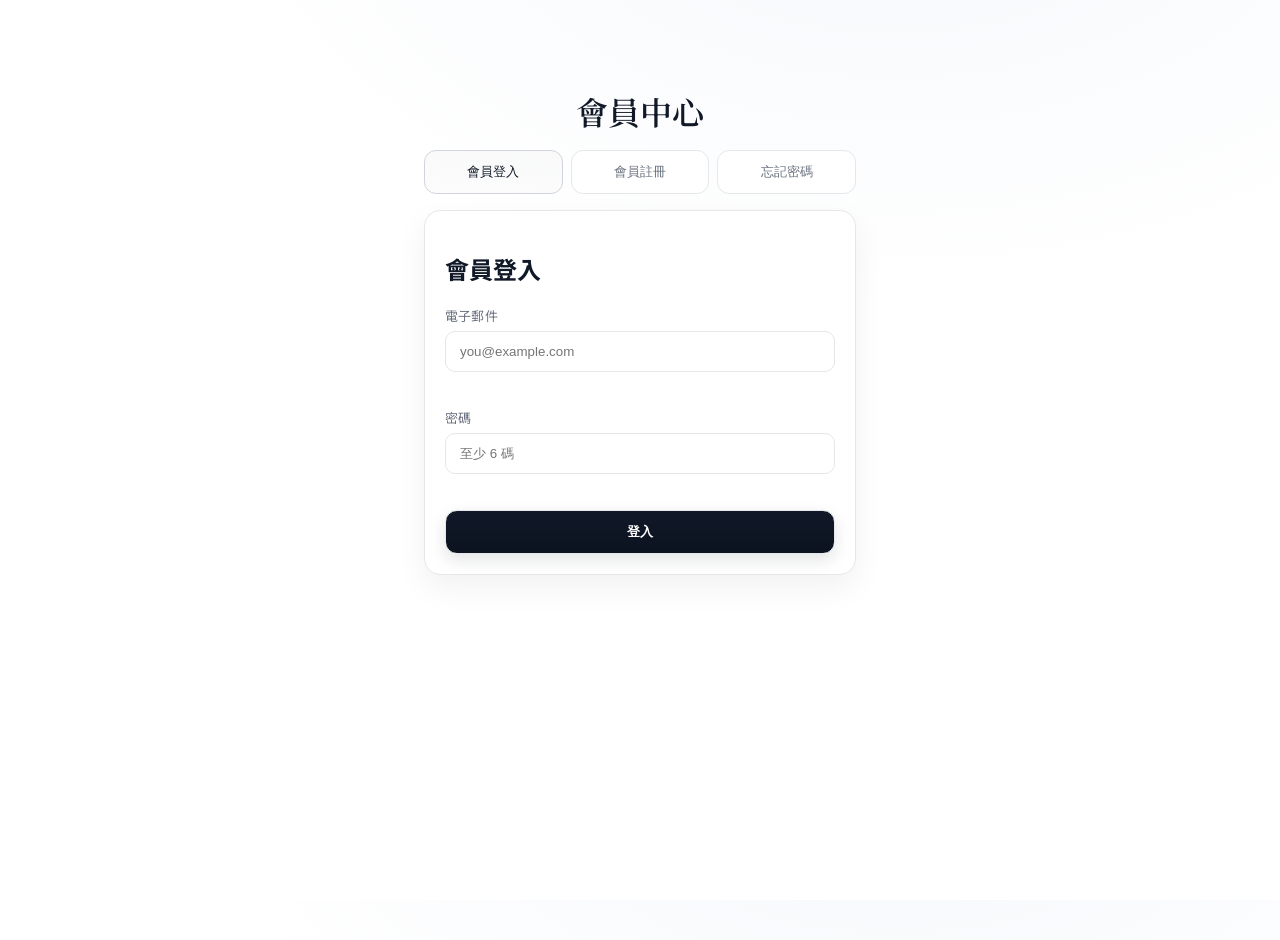
<file: fashion-web/src/main/webapp/JX/User/index.html>
<!DOCTYPE html>
<html lang="zh-Hant">
<head>
  <meta charset="UTF-8">
  <meta name="viewport" content="width=device-width, initial-scale=1.0">
  <title>會員中心</title>
  <link rel="stylesheet" href="styles.css">
  <link rel="preconnect" href="https://fonts.googleapis.com">
  <link rel="preconnect" href="https://fonts.gstatic.com" crossorigin>
  <link href="https://fonts.googleapis.com/css2?family=Noto+Sans+TC:wght@300;400;500;700&display=swap" rel="stylesheet">
  <link href="https://fonts.googleapis.com/css2?family=Noto+Serif+TC:wght@400;500;600;700&display=swap" rel="stylesheet">
</head>
<body>
  <main class="auth-container">
    <h1 class="site-title">會員中心</h1>

    <nav class="auth-tabs" role="tablist" aria-label="會員選單">
      <button class="tab-button active" data-target="#login" role="tab" aria-selected="true">會員登入</button>
      <button class="tab-button" data-target="#register" role="tab" aria-selected="false" onclick="goToRegister()">會員註冊</button>
      <button class="tab-button" data-target="#forgot" role="tab" aria-selected="false">忘記密碼</button>
    </nav>

    <section class="tab-panels">
      <form id="login" class="panel active" novalidate>
        <h2>會員登入</h2>
        <div class="field">
          <label for="login-email">電子郵件</label>
          <input id="login-email" name="email" type="email" placeholder="you@example.com" required>
          <p class="error" data-error-for="login-email"></p>
        </div>
        <div class="field">
          <label for="login-password">密碼</label>
          <input id="login-password" name="password" type="password" placeholder="至少 6 碼" minlength="6" required>
          <p class="error" data-error-for="login-password"></p>
        </div>
        <button type="submit" class="primary">登入</button>
      </form>

      <form id="register" class="panel" novalidate>
        <h2>會員註冊</h2>
        <div class="field">
          <label for="reg-name">姓名</label>
          <input id="reg-name" name="name" type="text" placeholder="王小明" required>
          <p class="error" data-error-for="reg-name"></p>
        </div>
        <div class="field">
          <label for="reg-email">電子郵件</label>
          <input id="reg-email" name="email" type="email" placeholder="you@example.com" required>
          <p class="error" data-error-for="reg-email"></p>
        </div>
        <div class="field">
          <label for="reg-password">密碼</label>
          <input id="reg-password" name="password" type="password" placeholder="至少 6 碼" minlength="6" required>
          <p class="error" data-error-for="reg-password"></p>
        </div>
        <div class="field">
          <label for="reg-password2">確認密碼</label>
          <input id="reg-password2" name="password2" type="password" placeholder="再次輸入密碼" minlength="6" required>
          <p class="error" data-error-for="reg-password2"></p>
        </div>
        <button type="submit" class="primary">註冊</button>
      </form>

      <form id="forgot" class="panel" novalidate>
        <h2>忘記密碼</h2>
        <div class="field">
          <label for="forgot-email">電子郵件</label>
          <input id="forgot-email" name="email" type="email" placeholder="you@example.com" required>
          <p class="error" data-error-for="forgot-email"></p>
        </div>
        <button type="submit" class="primary">寄送重設連結</button>
      </form>
    </section>
  </main>

  <template id="toast-template">
    <div class="toast" role="status" aria-live="polite"></div>
  </template>

  <script src="app.js"></script>
  <noscript>此頁面需要 JavaScript 才能正常運作。</noscript>
</body>
</html>
</file>
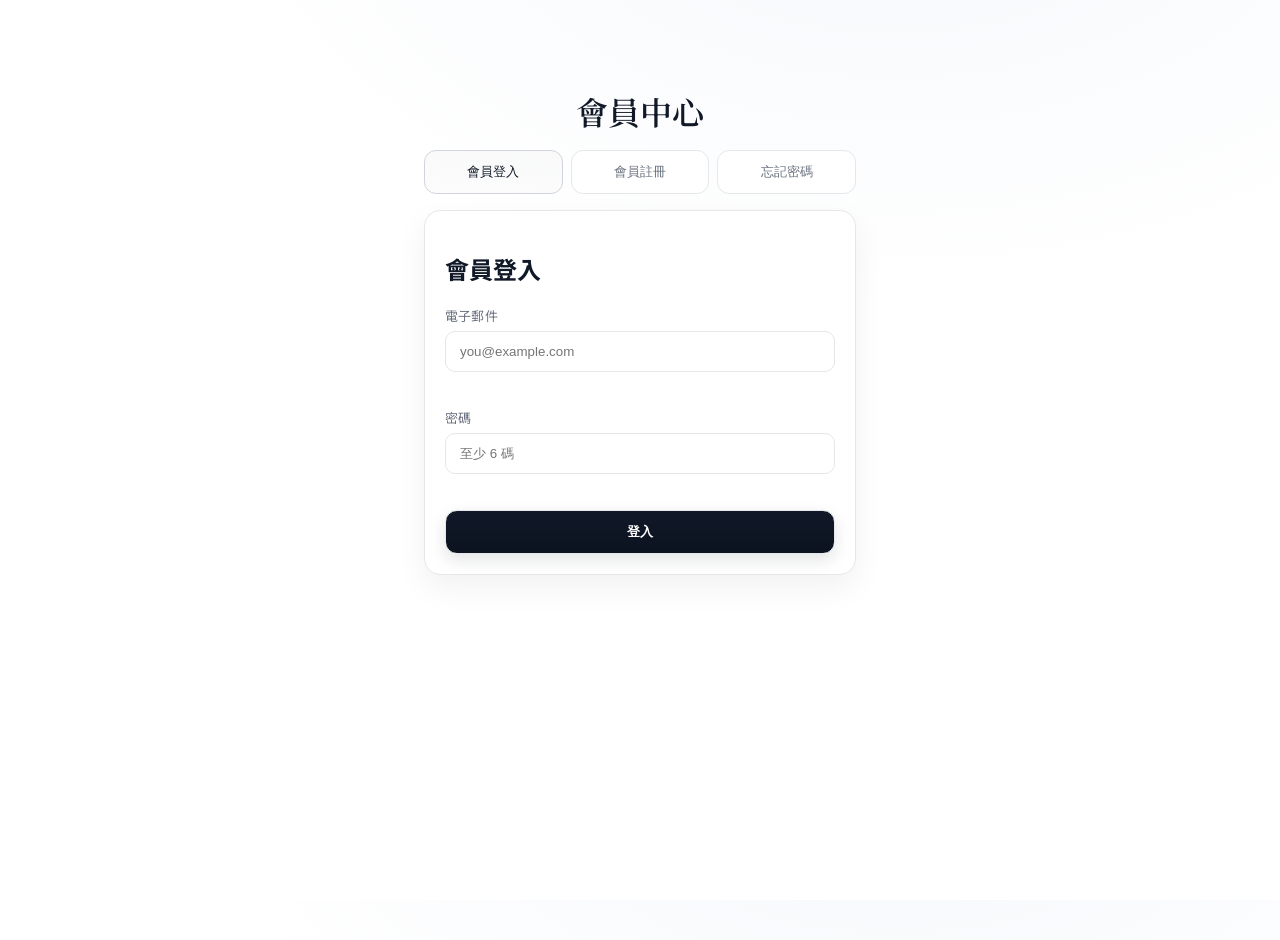
<file: fashion-web/src/main/webapp/JX/User/member-details.html>
<!DOCTYPE html>
<html lang="zh-Hant">
<head>
  <meta charset="UTF-8">
  <meta name="viewport" content="width=device-width, initial-scale=1.0">
  <title>會員詳細資料</title>
  <link rel="stylesheet" href="styles.css">
  <link rel="stylesheet" href="member-styles.css">
  <link rel="preconnect" href="https://fonts.googleapis.com">
  <link rel="preconnect" href="https://fonts.gstatic.com" crossorigin>
  <link href="https://fonts.googleapis.com/css2?family=Noto+Sans+TC:wght@300;400;500;700&display=swap" rel="stylesheet">
  <link href="https://fonts.googleapis.com/css2?family=Noto+Serif+TC:wght@400;500;600;700&display=swap" rel="stylesheet">
</head>
<body>
  <main class="member-container">
    <header class="member-header">
      <h1 class="member-title">會員詳細資料</h1>
      <button class="logout-btn" onclick="logout()">登出</button>
    </header>

    <nav class="member-nav" role="tablist" aria-label="會員功能選單">
      <button class="nav-button active" data-target="#account-info" role="tab" aria-selected="true">帳號資訊</button>
      <button class="nav-button" data-target="#password-change" role="tab" aria-selected="false">密碼修改</button>
      <button class="nav-button" data-target="#address-book" role="tab" aria-selected="false">收件地址</button>
      <button class="nav-button" data-target="#order-query" role="tab" aria-selected="false">購物查詢</button>
      <button class="nav-button" data-target="#order-history" role="tab" aria-selected="false">購物紀錄</button>
    </nav>

    <section class="member-panels">
      <!-- 帳號資訊 -->
      <div id="account-info" class="member-panel active">
        <h2>帳號資訊</h2>
        <div class="info-grid">
          <div class="info-item">
            <label>會員帳號</label>
            <div class="info-value" id="member-account">user123</div>
          </div>
          <div class="info-item">
            <label>電子郵件</label>
            <div class="info-value" id="member-email">user@example.com</div>
          </div>
          <div class="info-item">
            <label>註冊日期</label>
            <div class="info-value" id="member-reg-date">2024-01-15</div>
          </div>
          <div class="info-item">
            <label>會員等級</label>
            <div class="info-value member-level" id="member-level">一般會員</div>
          </div>
        </div>
        <button class="edit-btn" onclick="editAccountInfo()">編輯資料</button>
      </div>

      <!-- 密碼修改 -->
      <div id="password-change" class="member-panel">
        <h2>密碼修改</h2>
        <form id="password-form" novalidate>
          <div class="field">
            <label for="current-password">目前密碼</label>
            <input id="current-password" name="currentPassword" type="password" placeholder="請輸入目前密碼" required>
            <p class="error" data-error-for="current-password"></p>
          </div>
          <div class="field">
            <label for="new-password">新密碼</label>
            <input id="new-password" name="newPassword" type="password" placeholder="至少 6 碼" minlength="6" required>
            <p class="error" data-error-for="new-password"></p>
          </div>
          <div class="field">
            <label for="confirm-password">確認新密碼</label>
            <input id="confirm-password" name="confirmPassword" type="password" placeholder="再次輸入新密碼" minlength="6" required>
            <p class="error" data-error-for="confirm-password"></p>
          </div>
          <button type="submit" class="primary">修改密碼</button>
        </form>
      </div>

      <!-- 收件地址 -->
      <div id="address-book" class="member-panel">
        <h2>收件地址</h2>
        <div class="address-list" id="address-list">
          <div class="address-item">
            <div class="address-info">
              <h3>王小明</h3>
              <p>0912-345-678</p>
              <p>台北市信義區信義路五段7號</p>
            </div>
            <div class="address-actions">
              <button class="edit-btn small" onclick="editAddress(1)">編輯</button>
              <button class="delete-btn small" onclick="deleteAddress(1)">刪除</button>
            </div>
          </div>
        </div>
        <button class="add-btn" onclick="addAddress()">新增地址</button>
      </div>

      <!-- 購物查詢 -->
      <div id="order-query" class="member-panel">
        <h2>購物查詢</h2>
        <form id="order-query-form" novalidate>
          <div class="field">
            <label for="order-number">訂單編號</label>
            <input id="order-number" name="orderNumber" type="text" placeholder="請輸入訂單編號" required>
            <p class="error" data-error-for="order-number"></p>
          </div>
          <button type="submit" class="primary">查詢訂單</button>
        </form>
        <div class="query-result" id="query-result" style="display: none;">
          <h3>查詢結果</h3>
          <div class="order-info" id="order-info"></div>
        </div>
      </div>

      <!-- 購物紀錄 -->
      <div id="order-history" class="member-panel">
        <h2>購物紀錄</h2>
        <div class="order-list" id="order-list">
          <div class="order-item">
            <div class="order-header">
              <span class="order-number">#ORD-2024-001</span>
              <span class="order-date">2024-01-15</span>
              <span class="order-status status-pending">處理中</span>
            </div>
            <div class="order-details">
              <p>商品：時尚T恤 x2, 牛仔褲 x1</p>
              <p class="order-total">總金額：NT$ 2,580</p>
            </div>
            <div class="order-actions">
              <button class="view-btn" onclick="viewOrder('ORD-2024-001')">查看詳情</button>
              <button class="track-btn" onclick="trackOrder('ORD-2024-001')">追蹤物流</button>
            </div>
          </div>
          <div class="order-item">
            <div class="order-header">
              <span class="order-number">#ORD-2024-002</span>
              <span class="order-date">2024-01-10</span>
              <span class="order-status status-completed">已完成</span>
            </div>
            <div class="order-details">
              <p>商品：運動鞋 x1</p>
              <p class="order-total">總金額：NT$ 1,890</p>
            </div>
            <div class="order-actions">
              <button class="view-btn" onclick="viewOrder('ORD-2024-002')">查看詳情</button>
              <button class="review-btn" onclick="reviewOrder('ORD-2024-002')">評價商品</button>
            </div>
          </div>
        </div>
      </div>
    </section>
  </main>

  <template id="toast-template">
    <div class="toast" role="status" aria-live="polite"></div>
  </template>

  <script src="member-script.js"></script>
  <noscript>此頁面需要 JavaScript 才能正常運作。</noscript>
</body>
</html>
</file>
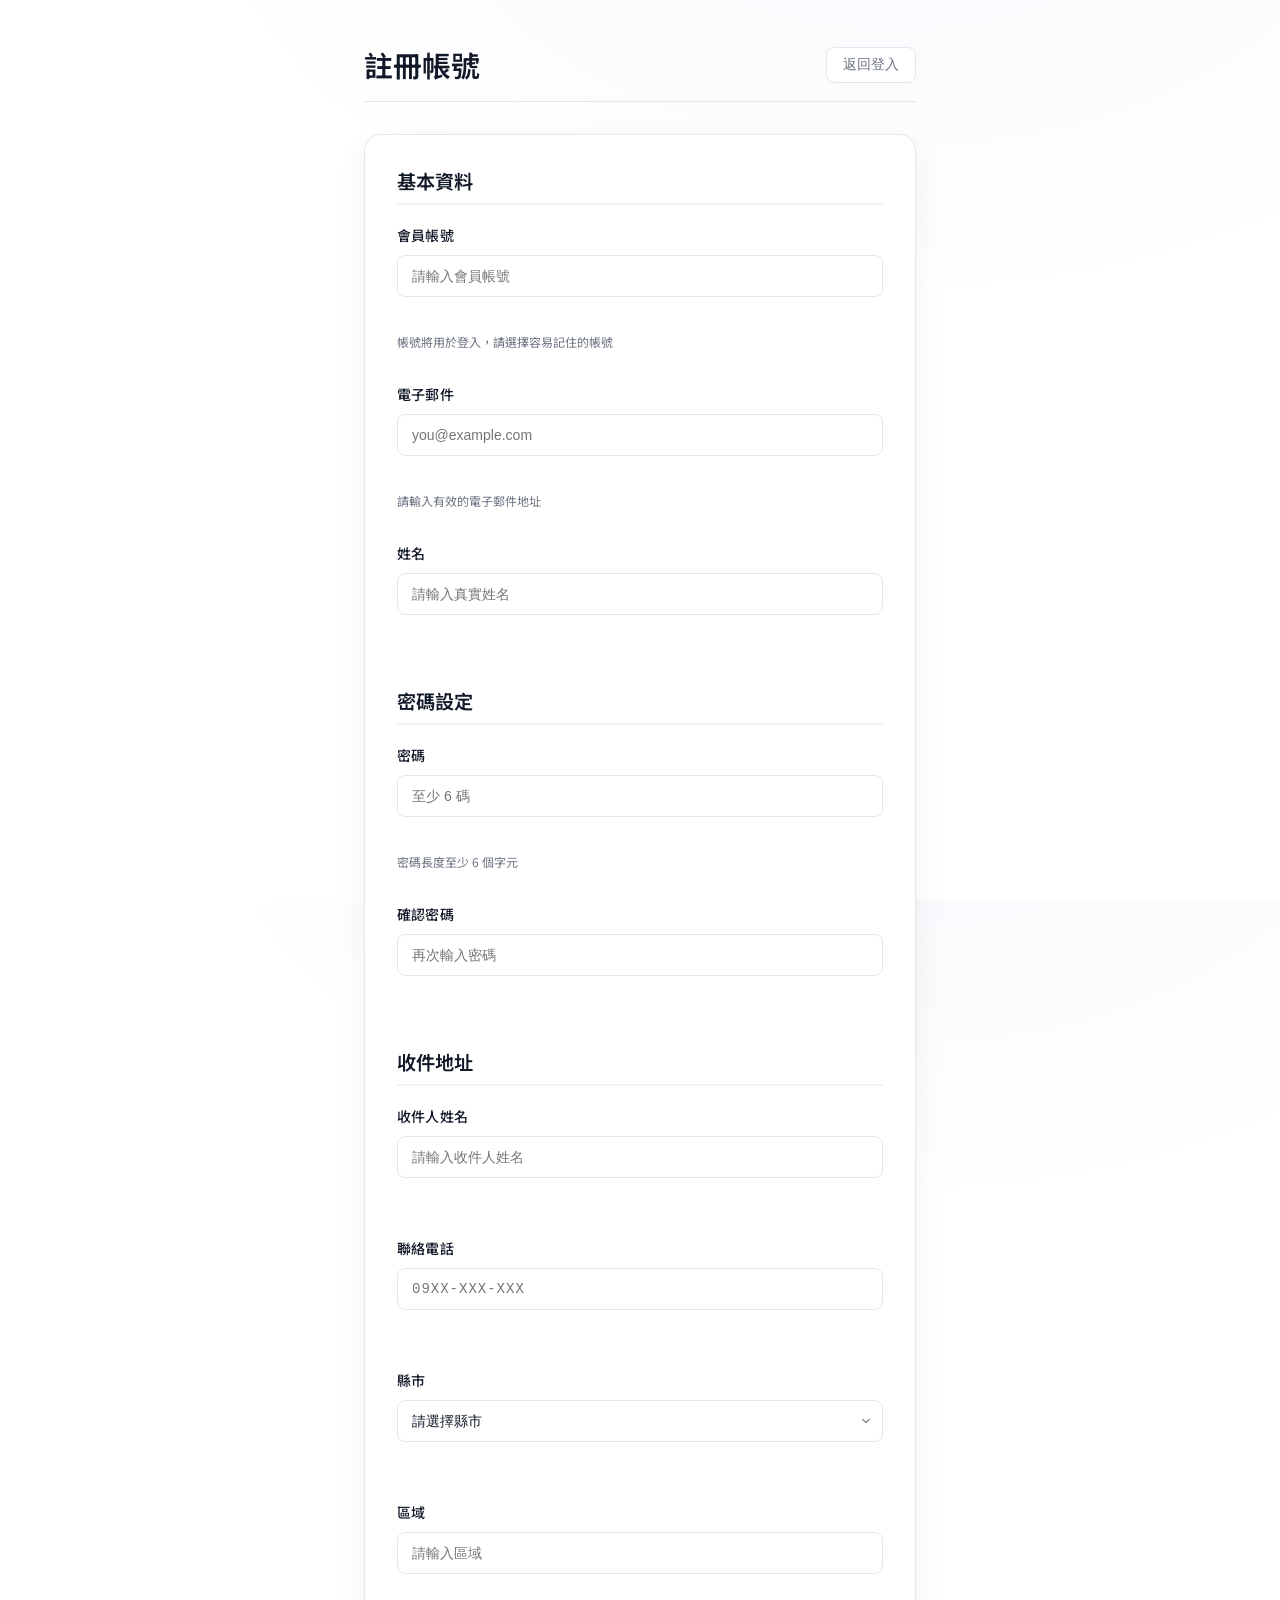
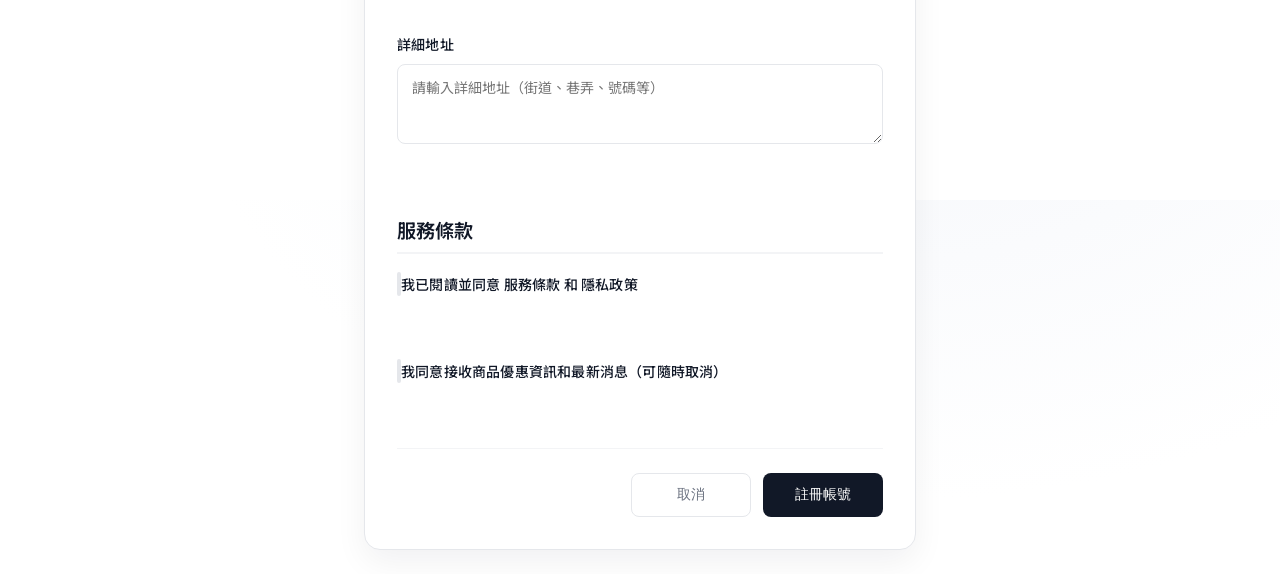
<file: fashion-web/src/main/webapp/JX/User/register.html>
<!DOCTYPE html>
<html lang="zh-Hant">
<head>
  <meta charset="UTF-8">
  <meta name="viewport" content="width=device-width, initial-scale=1.0">
  <title>註冊帳號</title>
  <link rel="stylesheet" href="styles.css">
  <link rel="stylesheet" href="register-styles.css">
  <link rel="preconnect" href="https://fonts.googleapis.com">
  <link rel="preconnect" href="https://fonts.gstatic.com" crossorigin>
  <link href="https://fonts.googleapis.com/css2?family=Noto+Sans+TC:wght@300;400;500;700&display=swap" rel="stylesheet">
  <link href="https://fonts.googleapis.com/css2?family=Noto+Serif+TC:wght@400;500;600;700&display=swap" rel="stylesheet">
</head>
<body>
  <main class="register-container">
    <header class="register-header">
      <h1 class="register-title">註冊帳號</h1>
      <button class="back-btn" onclick="goBack()">返回登入</button>
    </header>

    <div class="register-form-container">
      <form id="register-form" class="register-form" novalidate>
        <div class="form-section">
          <h2>基本資料</h2>
          
          <div class="field">
            <label for="member-account">會員帳號</label>
            <input id="member-account" name="account" type="text" placeholder="請輸入會員帳號" required>
            <p class="error" data-error-for="member-account"></p>
            <p class="field-hint">帳號將用於登入，請選擇容易記住的帳號</p>
          </div>

          <div class="field">
            <label for="member-email">電子郵件</label>
            <input id="member-email" name="email" type="email" placeholder="you@example.com" required>
            <p class="error" data-error-for="member-email"></p>
            <p class="field-hint">請輸入有效的電子郵件地址</p>
          </div>

          <div class="field">
            <label for="member-name">姓名</label>
            <input id="member-name" name="name" type="text" placeholder="請輸入真實姓名" required>
            <p class="error" data-error-for="member-name"></p>
          </div>
        </div>

        <div class="form-section">
          <h2>密碼設定</h2>
          
          <div class="field">
            <label for="member-password">密碼</label>
            <input id="member-password" name="password" type="password" placeholder="至少 6 碼" minlength="6" required>
            <p class="error" data-error-for="member-password"></p>
            <p class="field-hint">密碼長度至少 6 個字元</p>
          </div>

          <div class="field">
            <label for="confirm-password">確認密碼</label>
            <input id="confirm-password" name="confirmPassword" type="password" placeholder="再次輸入密碼" minlength="6" required>
            <p class="error" data-error-for="confirm-password"></p>
          </div>
        </div>

        <div class="form-section">
          <h2>收件地址</h2>
          
          <div class="field">
            <label for="recipient-name">收件人姓名</label>
            <input id="recipient-name" name="recipientName" type="text" placeholder="請輸入收件人姓名" required>
            <p class="error" data-error-for="recipient-name"></p>
          </div>

          <div class="field">
            <label for="recipient-phone">聯絡電話</label>
            <input id="recipient-phone" name="recipientPhone" type="tel" placeholder="09XX-XXX-XXX" required>
            <p class="error" data-error-for="recipient-phone"></p>
          </div>

          <div class="field">
            <label for="address-city">縣市</label>
            <select id="address-city" name="city" required>
              <option value="">請選擇縣市</option>
              <option value="台北市">台北市</option>
              <option value="新北市">新北市</option>
              <option value="桃園市">桃園市</option>
              <option value="台中市">台中市</option>
              <option value="台南市">台南市</option>
              <option value="高雄市">高雄市</option>
              <option value="基隆市">基隆市</option>
              <option value="新竹市">新竹市</option>
              <option value="嘉義市">嘉義市</option>
              <option value="新竹縣">新竹縣</option>
              <option value="苗栗縣">苗栗縣</option>
              <option value="彰化縣">彰化縣</option>
              <option value="南投縣">南投縣</option>
              <option value="雲林縣">雲林縣</option>
              <option value="嘉義縣">嘉義縣</option>
              <option value="屏東縣">屏東縣</option>
              <option value="宜蘭縣">宜蘭縣</option>
              <option value="花蓮縣">花蓮縣</option>
              <option value="台東縣">台東縣</option>
              <option value="澎湖縣">澎湖縣</option>
              <option value="金門縣">金門縣</option>
              <option value="連江縣">連江縣</option>
            </select>
            <p class="error" data-error-for="address-city"></p>
          </div>

          <div class="field">
            <label for="address-district">區域</label>
            <input id="address-district" name="district" type="text" placeholder="請輸入區域" required>
            <p class="error" data-error-for="address-district"></p>
          </div>

          <div class="field">
            <label for="address-detail">詳細地址</label>
            <textarea id="address-detail" name="addressDetail" placeholder="請輸入詳細地址（街道、巷弄、號碼等）" required></textarea>
            <p class="error" data-error-for="address-detail"></p>
          </div>
        </div>

        <div class="form-section">
          <h2>服務條款</h2>
          
          <div class="field checkbox-field">
            <label class="checkbox-label">
              <input type="checkbox" id="agree-terms" name="agreeTerms" required>
              <span class="checkmark"></span>
              我已閱讀並同意 <a href="#" onclick="showTerms()">服務條款</a> 和 <a href="#" onclick="showPrivacy()">隱私政策</a>
            </label>
            <p class="error" data-error-for="agree-terms"></p>
          </div>

          <div class="field checkbox-field">
            <label class="checkbox-label">
              <input type="checkbox" id="agree-marketing" name="agreeMarketing">
              <span class="checkmark"></span>
              我同意接收商品優惠資訊和最新消息（可隨時取消）
            </label>
          </div>
        </div>

        <div class="form-actions">
          <button type="button" class="secondary-btn" onclick="goBack()">取消</button>
          <button type="submit" class="primary-btn">註冊帳號</button>
        </div>
      </form>
    </div>
  </main>

  <template id="toast-template">
    <div class="toast" role="status" aria-live="polite"></div>
  </template>

  <script src="register-script.js"></script>
  <noscript>此頁面需要 JavaScript 才能正常運作。</noscript>
</body>
</html>
</file>
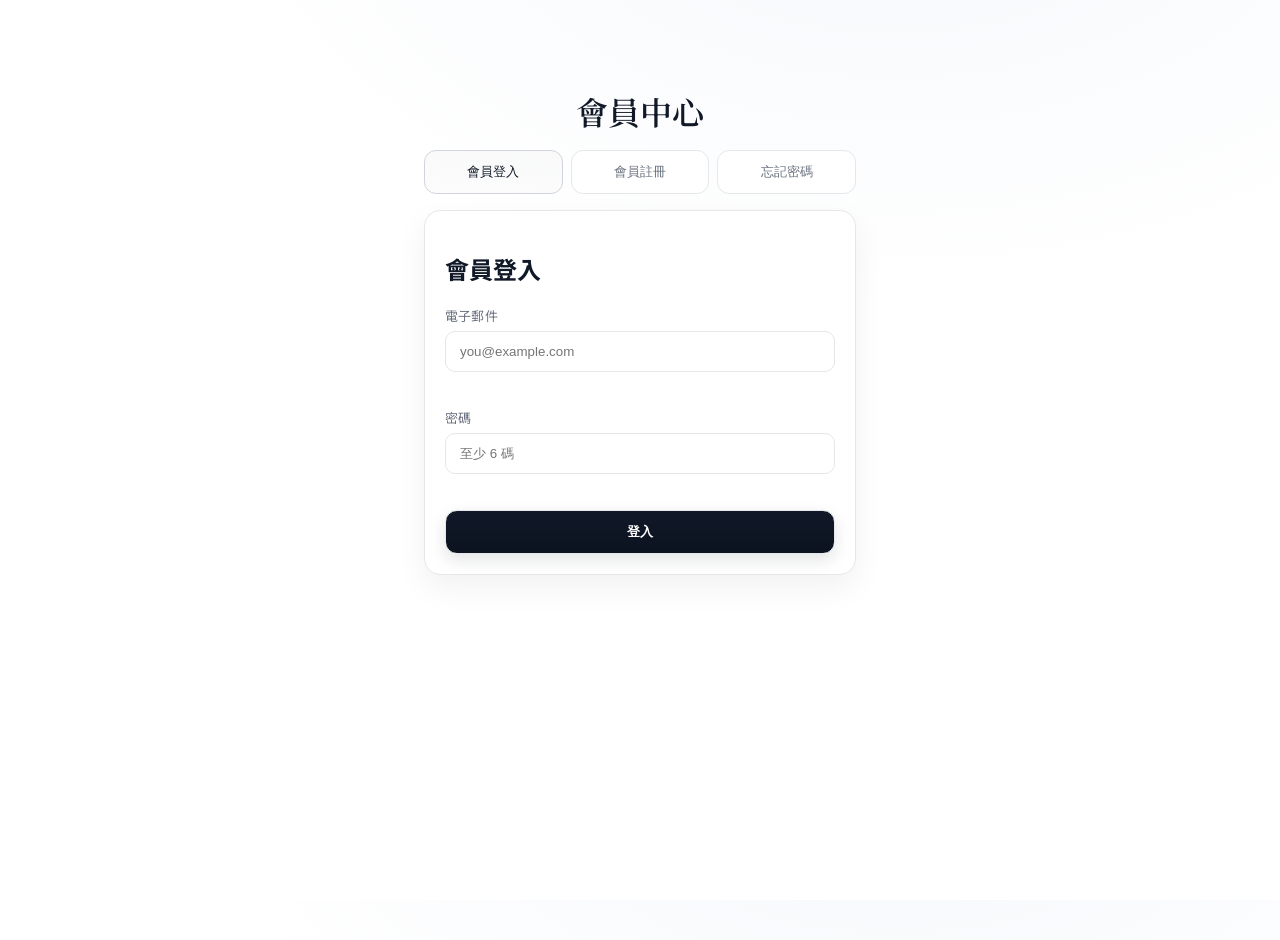
<file: fashion-web/src/main/webapp/JX/User/reset-password.html>
<!DOCTYPE html>
<html lang="zh-Hant">
<head>
  <meta charset="UTF-8">
  <meta name="viewport" content="width=device-width, initial-scale=1.0">
  <title>重設密碼</title>
  <link rel="stylesheet" href="styles.css">
  <link rel="preconnect" href="https://fonts.googleapis.com">
  <link rel="preconnect" href="https://fonts.gstatic.com" crossorigin>
  <link href="https://fonts.googleapis.com/css2?family=Noto+Sans+TC:wght@300;400;500;700&display=swap" rel="stylesheet">
  <link href="https://fonts.googleapis.com/css2?family=Noto+Serif+TC:wght@400;500;600;700&display=swap" rel="stylesheet">
  <style>
    .reset-container {
      max-width: 500px;
      margin: 50px auto;
      padding: 40px;
      background: white;
      border-radius: 12px;
      box-shadow: 0 4px 20px rgba(0, 0, 0, 0.1);
    }
    
    .reset-header {
      text-align: center;
      margin-bottom: 30px;
    }
    
    .reset-title {
      font-size: 2rem;
      color: #2c3e50;
      margin-bottom: 10px;
    }
    
    .reset-form {
      display: flex;
      flex-direction: column;
      gap: 20px;
    }
    
    .field {
      display: flex;
      flex-direction: column;
    }
    
    .field label {
      font-weight: 500;
      margin-bottom: 8px;
      color: #2c3e50;
    }
    
    .field input {
      padding: 12px;
      border: 2px solid #e1e8ed;
      border-radius: 8px;
      font-size: 16px;
      transition: border-color 0.3s;
    }
    
    .field input:focus {
      outline: none;
      border-color: #3498db;
    }
    
    .field input.error {
      border-color: #e74c3c;
    }
    
    .error {
      color: #e74c3c;
      font-size: 14px;
      margin-top: 5px;
      display: none;
    }
    
    .primary-btn {
      background: #3498db;
      color: white;
      border: none;
      padding: 12px 24px;
      border-radius: 8px;
      font-size: 16px;
      font-weight: 500;
      cursor: pointer;
      transition: background-color 0.3s;
    }
    
    .primary-btn:hover {
      background: #2980b9;
    }
    
    .primary-btn:disabled {
      background: #bdc3c7;
      cursor: not-allowed;
    }
    
    .back-link {
      text-align: center;
      margin-top: 20px;
    }
    
    .back-link a {
      color: #3498db;
      text-decoration: none;
    }
    
    .back-link a:hover {
      text-decoration: underline;
    }
  </style>
</head>
<body>
  <main class="reset-container">
    <header class="reset-header">
      <h1 class="reset-title">重設密碼</h1>
      <p>請輸入您的新密碼</p>
    </header>

    <form id="reset-form" class="reset-form" novalidate>
      <div class="field">
        <label for="new-password">新密碼</label>
        <input id="new-password" name="newPassword" type="password" placeholder="至少 6 碼" minlength="6" required>
        <p class="error" data-error-for="new-password"></p>
      </div>

      <div class="field">
        <label for="confirm-password">確認新密碼</label>
        <input id="confirm-password" name="confirmPassword" type="password" placeholder="再次輸入新密碼" minlength="6" required>
        <p class="error" data-error-for="confirm-password"></p>
      </div>

      <button type="submit" class="primary-btn">重設密碼</button>
    </form>

    <div class="back-link">
      <a href="index.html">返回登入頁面</a>
    </div>
  </main>

  <template id="toast-template">
    <div class="toast" role="status" aria-live="polite"></div>
  </template>

  <script>
    // 表單驗證與提交功能
    function showError(input, message) {
      const id = input.getAttribute('id');
      const errorEl = document.querySelector(`[data-error-for="${id}"]`);
      if (errorEl) {
        errorEl.textContent = message || '';
        errorEl.style.display = message ? 'block' : 'none';
      }
      
      if (message) {
        input.classList.add('error');
      } else {
        input.classList.remove('error');
      }
    }

    function clearErrors(form) {
      Array.from(form.querySelectorAll('.error')).forEach(el => {
        el.textContent = '';
        el.style.display = 'none';
      });
      
      Array.from(form.querySelectorAll('input')).forEach(input => {
        input.classList.remove('error');
      });
    }

    function toast(message) {
      const t = document.getElementById('toast-template');
      if (!t) return;
      const el = t.content.firstElementChild.cloneNode(true);
      el.textContent = message;
      document.body.appendChild(el);
      setTimeout(() => el.remove(), 3000);
    }

    // 獲取URL參數
    function getUrlParameter(name) {
      const urlParams = new URLSearchParams(window.location.search);
      return urlParams.get(name);
    }

    // 表單提交處理
    document.getElementById('reset-form').addEventListener('submit', async (e) => {
      e.preventDefault();
      
      const form = e.currentTarget;
      clearErrors(form);
      
      const token = getUrlParameter('token');
      const newPassword = document.getElementById('new-password').value;
      const confirmPassword = document.getElementById('confirm-password').value;
      
      let hasErrors = false;
      
      if (!token) {
        toast('無效的重設連結');
        return;
      }
      
      if (!newPassword || newPassword.length < 6) {
        showError(document.getElementById('new-password'), '密碼至少需要6個字元');
        hasErrors = true;
      }
      
      if (!confirmPassword) {
        showError(document.getElementById('confirm-password'), '請確認密碼');
        hasErrors = true;
      } else if (newPassword !== confirmPassword) {
        showError(document.getElementById('confirm-password'), '兩次密碼不一致');
        hasErrors = true;
      }
      
      if (hasErrors) {
        toast('請修正表單中的錯誤');
        return;
      }
      
      // 提交重設密碼請求
      const submitBtn = document.querySelector('.primary-btn');
      const originalText = submitBtn.textContent;
      
      submitBtn.disabled = true;
      submitBtn.textContent = '重設中...';
      
      try {
        const response = await fetch('http://localhost:8080/api/auth/reset-password', {
          method: 'POST',
          headers: {
            'Content-Type': 'application/json',
          },
          body: JSON.stringify({
            token: token,
            newPassword: newPassword
          })
        });
        
        const result = await response.json();
        
        if (result.success) {
          toast('密碼重設成功！正在跳轉到登入頁面...');
          setTimeout(() => {
            window.location.href = 'index.html';
          }, 2000);
        } else {
          toast(result.message || '重設失敗');
        }
      } catch (error) {
        console.error('重設密碼錯誤:', error);
        toast('重設失敗，請稍後再試');
      } finally {
        submitBtn.disabled = false;
        submitBtn.textContent = originalText;
      }
    });

    // 頁面載入時檢查令牌
    document.addEventListener('DOMContentLoaded', () => {
      const token = getUrlParameter('token');
      if (!token) {
        toast('無效的重設連結');
        setTimeout(() => {
          window.location.href = 'index.html';
        }, 2000);
      }
    });
  </script>
</body>
</html>
</file>
<file: fashion-web/src/main/webapp/JX/User/styles.css>
:root {
  --bg: #ffffff;
  --card: #ffffff;
  --text: #111827;
  --muted: #6b7280;
  --primary: #111827;
  --primary-600: #0b1220;
  --danger: #ef4444;
  --success: #10b981;
}

* { box-sizing: border-box; }
html, body { height: 100%; }
body {
  margin: 0;
  font-family: 'Noto Sans TC', system-ui, -apple-system, Segoe UI, Roboto, 'Helvetica Neue', Arial, 'Noto Sans', 'Apple Color Emoji', 'Segoe UI Emoji';
  background: radial-gradient(1200px 800px at 70% -20%, #f5f7fb 0%, var(--bg) 60%);
  color: var(--text);
}

.auth-container {
  max-width: 480px;
  margin: 40px auto;
  padding: 24px;
}

.site-title {
  text-align: center;
  margin: 24px 0 16px;
  font-weight: 600;
  font-family: 'Noto Serif TC', 'Noto Sans TC', serif;
}

.auth-tabs {
  display: grid;
  grid-template-columns: 1fr 1fr 1fr;
  gap: 8px;
  background: transparent;
}

.tab-button {
  padding: 12px 14px;
  background: #ffffff;
  border: 1px solid #e5e7eb;
  color: var(--muted);
  border-radius: 12px;
  cursor: pointer;
  transition: background 0.2s ease, color 0.2s ease, border-color 0.2s ease;
}

.tab-button.active {
  color: var(--text);
  border-color: #d1d5db;
  background: linear-gradient(180deg, rgba(0,0,0,0.02), rgba(0,0,0,0.01));
}

.tab-button:hover {
  color: var(--text);
  border-color: #d1d5db;
  background: #fafafa;
}

.tab-panels {
  margin-top: 16px;
  background: #ffffff;
  border: 1px solid #e5e7eb;
  border-radius: 16px;
  padding: 20px;
  backdrop-filter: blur(2px);
  box-shadow: 0 12px 32px rgba(17,24,39,0.06);
}

.panel { display: none; }
.panel.active { display: block; }

.field { margin-bottom: 14px; }
.field label { display: block; margin-bottom: 6px; color: var(--muted); font-size: 13px; letter-spacing: 0.2px; }
.field input {
  width: 100%;
  padding: 12px 14px;
  border-radius: 10px;
  border: 1px solid #e5e7eb;
  background: #ffffff;
  color: var(--text);
}
.field input:focus { outline: none; border-color: var(--primary); box-shadow: 0 0 0 4px rgba(17,24,39,0.12); }

.error { color: var(--danger); font-size: 12px; height: 16px; margin: 6px 2px 0; }

.primary {
  width: 100%;
  padding: 12px 16px;
  border-radius: 12px;
  border: 1px solid #e5e7eb;
  background: linear-gradient(180deg, var(--primary), var(--primary-600));
  color: white;
  cursor: pointer;
  font-weight: 600;
  letter-spacing: 0.4px;
  box-shadow: 0 6px 16px rgba(17,24,39,0.12);
  transition: transform 0.05s ease, box-shadow 0.2s ease;
}
.primary:active { transform: translateY(1px); }
.primary:hover { box-shadow: 0 10px 22px rgba(17,24,39,0.16); }

.toast {
  position: fixed;
  left: 50%;
  bottom: 24px;
  transform: translateX(-50%);
  background: #ffffff;
  color: var(--text);
  border: 1px solid #e5e7eb;
  padding: 12px 16px;
  border-radius: 12px;
  box-shadow: 0 10px 30px rgba(0,0,0,0.12);
  font-family: 'Noto Serif TC', 'Noto Sans TC', serif;
}

@media (max-width: 520px) {
  .auth-container { margin: 20px auto; padding: 16px; }
  .auth-tabs { grid-template-columns: 1fr 1fr 1fr; gap: 6px; }
}
</file>
<file: fashion-web/src/main/webapp/JX/User/member-styles.css>
/* 會員詳細資料頁面樣式 */

.member-container {
  max-width: 800px;
  margin: 20px auto;
  padding: 24px;
}

.member-header {
  display: flex;
  justify-content: space-between;
  align-items: center;
  margin-bottom: 24px;
  padding-bottom: 16px;
  border-bottom: 1px solid #e5e7eb;
}

.member-title {
  font-size: 1.8rem;
  font-weight: 600;
  color: var(--text);
  margin: 0;
}

.logout-btn {
  padding: 8px 16px;
  background: #ffffff;
  border: 1px solid #e5e7eb;
  color: var(--muted);
  border-radius: 8px;
  cursor: pointer;
  transition: all 0.2s ease;
  font-size: 14px;
}

.logout-btn:hover {
  color: var(--danger);
  border-color: var(--danger);
  background: #fef2f2;
}

.member-nav {
  display: grid;
  grid-template-columns: repeat(auto-fit, minmax(120px, 1fr));
  gap: 8px;
  margin-bottom: 24px;
}

.nav-button {
  padding: 12px 16px;
  background: #ffffff;
  border: 1px solid #e5e7eb;
  color: var(--muted);
  border-radius: 12px;
  cursor: pointer;
  transition: all 0.2s ease;
  font-size: 14px;
  text-align: center;
}

.nav-button.active {
  color: var(--text);
  border-color: #d1d5db;
  background: linear-gradient(180deg, rgba(0,0,0,0.02), rgba(0,0,0,0.01));
}

.nav-button:hover {
  color: var(--text);
  border-color: #d1d5db;
  background: #fafafa;
}

.member-panels {
  background: #ffffff;
  border: 1px solid #e5e7eb;
  border-radius: 16px;
  padding: 24px;
  box-shadow: 0 12px 32px rgba(17,24,39,0.06);
}

.member-panel {
  display: none;
}

.member-panel.active {
  display: block;
}

.member-panel h2 {
  margin: 0 0 20px 0;
  font-size: 1.4rem;
  font-weight: 600;
  color: var(--text);
}

/* 帳號資訊樣式 */
.info-grid {
  display: grid;
  grid-template-columns: repeat(auto-fit, minmax(250px, 1fr));
  gap: 16px;
  margin-bottom: 24px;
}

.info-item {
  padding: 16px;
  background: #f9fafb;
  border-radius: 12px;
  border: 1px solid #e5e7eb;
}

.info-item label {
  display: block;
  font-size: 12px;
  color: var(--muted);
  margin-bottom: 4px;
  font-weight: 500;
}

.info-value {
  font-size: 16px;
  color: var(--text);
  font-weight: 500;
}

.member-level {
  color: var(--primary);
  font-weight: 600;
}

.edit-btn {
  padding: 10px 20px;
  background: var(--primary);
  color: white;
  border: none;
  border-radius: 8px;
  cursor: pointer;
  font-weight: 500;
  transition: all 0.2s ease;
}

.edit-btn:hover {
  background: var(--primary-600);
  transform: translateY(-1px);
}

.edit-btn.small {
  padding: 6px 12px;
  font-size: 12px;
}

/* 地址列表樣式 */
.address-list {
  margin-bottom: 20px;
}

.address-item {
  display: flex;
  justify-content: space-between;
  align-items: center;
  padding: 16px;
  background: #f9fafb;
  border: 1px solid #e5e7eb;
  border-radius: 12px;
  margin-bottom: 12px;
}

.address-info h3 {
  margin: 0 0 4px 0;
  font-size: 16px;
  color: var(--text);
}

.address-info p {
  margin: 2px 0;
  font-size: 14px;
  color: var(--muted);
}

.address-actions {
  display: flex;
  gap: 8px;
}

.delete-btn {
  padding: 6px 12px;
  background: var(--danger);
  color: white;
  border: none;
  border-radius: 6px;
  cursor: pointer;
  font-size: 12px;
  transition: all 0.2s ease;
}

.delete-btn:hover {
  background: #dc2626;
}

.add-btn {
  width: 100%;
  padding: 12px;
  background: var(--success);
  color: white;
  border: none;
  border-radius: 8px;
  cursor: pointer;
  font-weight: 500;
  transition: all 0.2s ease;
}

.add-btn:hover {
  background: #059669;
}

/* 查詢結果樣式 */
.query-result {
  margin-top: 20px;
  padding: 16px;
  background: #f0f9ff;
  border: 1px solid #bae6fd;
  border-radius: 12px;
}

.query-result h3 {
  margin: 0 0 12px 0;
  color: var(--primary);
  font-size: 16px;
}

.order-info {
  font-size: 14px;
  color: var(--text);
}

/* 訂單列表樣式 */
.order-list {
  display: flex;
  flex-direction: column;
  gap: 16px;
}

.order-item {
  padding: 20px;
  background: #f9fafb;
  border: 1px solid #e5e7eb;
  border-radius: 12px;
  transition: all 0.2s ease;
}

.order-item:hover {
  box-shadow: 0 4px 12px rgba(0, 0, 0, 0.1);
}

.order-header {
  display: flex;
  justify-content: space-between;
  align-items: center;
  margin-bottom: 12px;
  flex-wrap: wrap;
  gap: 8px;
}

.order-number {
  font-weight: 600;
  color: var(--text);
}

.order-date {
  color: var(--muted);
  font-size: 14px;
}

.order-status {
  padding: 4px 8px;
  border-radius: 6px;
  font-size: 12px;
  font-weight: 500;
}

.status-pending {
  background: #fef3c7;
  color: #92400e;
}

.status-completed {
  background: #d1fae5;
  color: #065f46;
}

.status-shipped {
  background: #dbeafe;
  color: #1e40af;
}

.order-details {
  margin-bottom: 16px;
}

.order-details p {
  margin: 4px 0;
  font-size: 14px;
  color: var(--text);
}

.order-total {
  font-weight: 600;
  color: var(--primary);
}

.order-actions {
  display: flex;
  gap: 8px;
  flex-wrap: wrap;
}

.view-btn, .track-btn, .review-btn {
  padding: 6px 12px;
  border: 1px solid #e5e7eb;
  background: #ffffff;
  color: var(--text);
  border-radius: 6px;
  cursor: pointer;
  font-size: 12px;
  transition: all 0.2s ease;
}

.view-btn:hover {
  background: var(--primary);
  color: white;
  border-color: var(--primary);
}

.track-btn:hover {
  background: var(--info);
  color: white;
  border-color: var(--info);
}

.review-btn:hover {
  background: var(--warning);
  color: white;
  border-color: var(--warning);
}

/* 響應式設計 */
@media (max-width: 768px) {
  .member-container {
    margin: 10px auto;
    padding: 16px;
  }
  
  .member-header {
    flex-direction: column;
    gap: 12px;
    align-items: stretch;
  }
  
  .member-nav {
    grid-template-columns: 1fr 1fr;
  }
  
  .info-grid {
    grid-template-columns: 1fr;
  }
  
  .address-item {
    flex-direction: column;
    align-items: stretch;
    gap: 12px;
  }
  
  .address-actions {
    justify-content: center;
  }
  
  .order-header {
    flex-direction: column;
    align-items: stretch;
  }
  
  .order-actions {
    justify-content: center;
  }
}

@media (max-width: 480px) {
  .member-nav {
    grid-template-columns: 1fr;
  }
  
  .nav-button {
    padding: 10px 12px;
    font-size: 13px;
  }
}
</file>
<file: fashion-web/src/main/webapp/JX/User/register-styles.css>
/* 註冊頁面樣式 */

.register-container {
  max-width: 600px;
  margin: 20px auto;
  padding: 24px;
}

.register-header {
  display: flex;
  justify-content: space-between;
  align-items: center;
  margin-bottom: 32px;
  padding-bottom: 16px;
  border-bottom: 1px solid #e5e7eb;
}

.register-title {
  font-size: 1.8rem;
  font-weight: 600;
  color: var(--text);
  margin: 0;
}

.back-btn {
  padding: 8px 16px;
  background: #ffffff;
  border: 1px solid #e5e7eb;
  color: var(--muted);
  border-radius: 8px;
  cursor: pointer;
  transition: all 0.2s ease;
  font-size: 14px;
}

.back-btn:hover {
  color: var(--primary);
  border-color: var(--primary);
  background: #f8fafc;
}

.register-form-container {
  background: #ffffff;
  border: 1px solid #e5e7eb;
  border-radius: 16px;
  padding: 32px;
  box-shadow: 0 12px 32px rgba(17,24,39,0.06);
}

.register-form {
  display: flex;
  flex-direction: column;
  gap: 32px;
}

.form-section {
  display: flex;
  flex-direction: column;
  gap: 20px;
}

.form-section h2 {
  font-size: 1.2rem;
  font-weight: 600;
  color: var(--text);
  margin: 0;
  padding-bottom: 8px;
  border-bottom: 2px solid #f3f4f6;
}

.field {
  display: flex;
  flex-direction: column;
  gap: 6px;
}

.field label {
  font-size: 14px;
  font-weight: 500;
  color: var(--text);
  margin-bottom: 4px;
}

.field input,
.field select,
.field textarea {
  padding: 12px 14px;
  border: 1px solid #e5e7eb;
  border-radius: 8px;
  background: #ffffff;
  color: var(--text);
  font-size: 14px;
  transition: all 0.2s ease;
}

.field input:focus,
.field select:focus,
.field textarea:focus {
  outline: none;
  border-color: var(--primary);
  box-shadow: 0 0 0 3px rgba(17,24,39,0.1);
}

.field textarea {
  min-height: 80px;
  resize: vertical;
  font-family: inherit;
}

.field-hint {
  font-size: 12px;
  color: var(--muted);
  margin: 4px 0 0 0;
}

.error {
  color: var(--danger);
  font-size: 12px;
  margin: 4px 0 0 0;
  min-height: 16px;
}

/* 複選框樣式 */
.checkbox-field {
  display: flex;
  flex-direction: column;
  gap: 8px;
}

.checkbox-label {
  display: flex;
  align-items: flex-start;
  gap: 12px;
  cursor: pointer;
  font-size: 14px;
  line-height: 1.5;
  color: var(--text);
}

.checkbox-label input[type="checkbox"] {
  display: none;
}

.checkmark {
  width: 18px;
  height: 18px;
  border: 2px solid #e5e7eb;
  border-radius: 4px;
  background: #ffffff;
  position: relative;
  flex-shrink: 0;
  transition: all 0.2s ease;
  margin-top: 2px;
}

.checkbox-label input[type="checkbox"]:checked + .checkmark {
  background: var(--primary);
  border-color: var(--primary);
}

.checkbox-label input[type="checkbox"]:checked + .checkmark::after {
  content: '';
  position: absolute;
  left: 5px;
  top: 2px;
  width: 4px;
  height: 8px;
  border: solid white;
  border-width: 0 2px 2px 0;
  transform: rotate(45deg);
}

.checkbox-label a {
  color: var(--primary);
  text-decoration: none;
}

.checkbox-label a:hover {
  text-decoration: underline;
}

/* 按鈕樣式 */
.form-actions {
  display: flex;
  gap: 12px;
  justify-content: flex-end;
  margin-top: 16px;
  padding-top: 24px;
  border-top: 1px solid #f3f4f6;
}

.primary-btn {
  padding: 12px 24px;
  background: var(--primary);
  color: white;
  border: none;
  border-radius: 8px;
  cursor: pointer;
  font-weight: 500;
  font-size: 14px;
  transition: all 0.2s ease;
  min-width: 120px;
}

.primary-btn:hover {
  background: var(--primary-600);
  transform: translateY(-1px);
}

.primary-btn:active {
  transform: translateY(0);
}

.secondary-btn {
  padding: 12px 24px;
  background: #ffffff;
  color: var(--muted);
  border: 1px solid #e5e7eb;
  border-radius: 8px;
  cursor: pointer;
  font-weight: 500;
  font-size: 14px;
  transition: all 0.2s ease;
  min-width: 120px;
}

.secondary-btn:hover {
  color: var(--text);
  border-color: #d1d5db;
  background: #f9fafb;
}

/* 表單驗證狀態 */
.field input.error,
.field select.error,
.field textarea.error {
  border-color: var(--danger);
}

.field input.error:focus,
.field select.error:focus,
.field textarea.error:focus {
  box-shadow: 0 0 0 3px rgba(239, 68, 68, 0.1);
}

/* 載入狀態 */
.primary-btn:disabled {
  background: #9ca3af;
  cursor: not-allowed;
  transform: none;
}

.primary-btn:disabled:hover {
  background: #9ca3af;
  transform: none;
}

/* 響應式設計 */
@media (max-width: 768px) {
  .register-container {
    margin: 10px auto;
    padding: 16px;
  }
  
  .register-header {
    flex-direction: column;
    gap: 12px;
    align-items: stretch;
  }
  
  .register-form-container {
    padding: 24px;
  }
  
  .form-actions {
    flex-direction: column;
  }
  
  .primary-btn,
  .secondary-btn {
    width: 100%;
  }
}

@media (max-width: 480px) {
  .register-form-container {
    padding: 16px;
  }
  
  .register-form {
    gap: 24px;
  }
  
  .form-section {
    gap: 16px;
  }
}

/* 動畫效果 */
.register-form {
  animation: fadeInUp 0.6s ease-out;
}

@keyframes fadeInUp {
  from {
    opacity: 0;
    transform: translateY(20px);
  }
  to {
    opacity: 1;
    transform: translateY(0);
  }
}

/* 成功狀態 */
.field.success input,
.field.success select,
.field.success textarea {
  border-color: var(--success);
}

.field.success input:focus,
.field.success select:focus,
.field.success textarea:focus {
  box-shadow: 0 0 0 3px rgba(16, 185, 129, 0.1);
}

/* 縣市選擇器樣式 */
.field select {
  appearance: none;
  background-image: url("data:image/svg+xml,%3csvg xmlns='http://www.w3.org/2000/svg' fill='none' viewBox='0 0 20 20'%3e%3cpath stroke='%236b7280' stroke-linecap='round' stroke-linejoin='round' stroke-width='1.5' d='m6 8 4 4 4-4'/%3e%3c/svg%3e");
  background-position: right 8px center;
  background-repeat: no-repeat;
  background-size: 16px;
  padding-right: 32px;
}

/* 電話號碼格式化 */
.field input[type="tel"] {
  font-family: monospace;
  letter-spacing: 1px;
}
</file>
